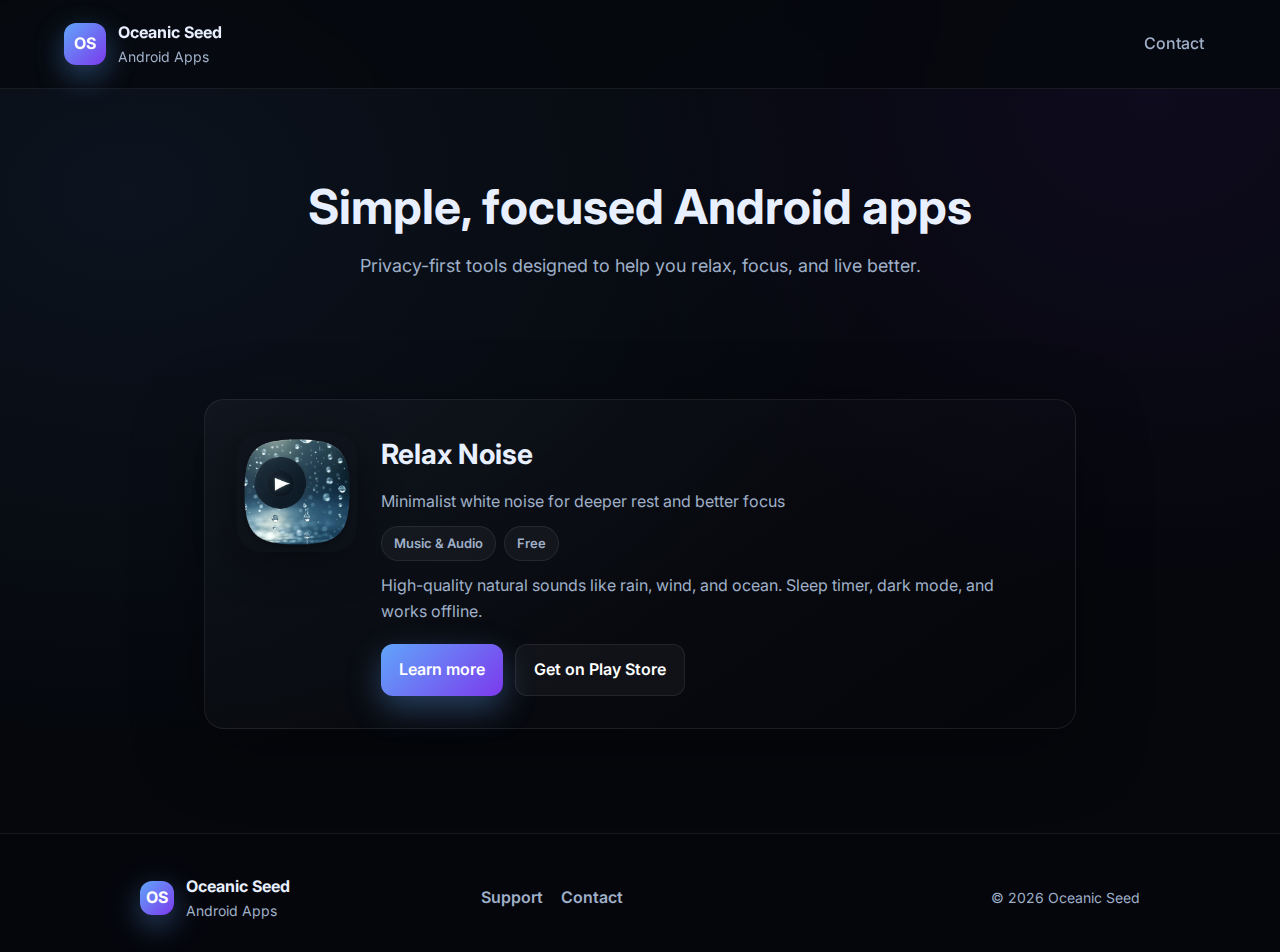
<file: index.html>
<!doctype html>
<html lang="en">
<head>
  <meta charset="UTF-8">
  <meta name="viewport" content="width=device-width, initial-scale=1.0">
  <title>Oceanic Seed | Android Apps</title>
  <link rel="preconnect" href="https://fonts.googleapis.com">
  <link rel="preconnect" href="https://fonts.gstatic.com" crossorigin>
  <link href="https://fonts.googleapis.com/css2?family=Inter:wght@400;500;600;700&display=swap" rel="stylesheet">
  <link rel="icon" type="image/png" href="assets/relax-icon.png">
  <link rel="stylesheet" href="home.css">
</head>
<body>
  <div class="page">
    <header class="nav">
      <div class="brand">
        <div class="brand-mark">OS</div>
        <div>
          <div class="brand-name">Oceanic Seed</div>
          <div class="brand-sub">Android Apps</div>
        </div>
      </div>
      <nav class="nav-links">
        <a href="mailto:oceanicandroid@gmail.com">Contact</a>
      </nav>
    </header>

    <main>
      <section class="hero">
        <h1>Simple, focused Android apps</h1>
        <p class="lede">Privacy-first tools designed to help you relax, focus, and live better.</p>
      </section>

      <section class="apps">
        <div class="app-card" onclick="window.location.href='apps/relax-noise.html'">
          <div class="app-icon-wrapper">
            <img src="assets/relax-icon.png" alt="Relax Noise" class="app-icon-large">
          </div>
          <div class="app-info">
            <h2>Relax Noise</h2>
            <p class="app-tagline">Minimalist white noise for deeper rest and better focus</p>
            <div class="app-badges">
              <span class="badge">Music & Audio</span>
              <span class="badge">Free</span>
            </div>
            <p class="app-desc">High-quality natural sounds like rain, wind, and ocean. Sleep timer, dark mode, and works offline.</p>
            <div class="app-actions">
              <a href="apps/relax-noise.html" class="btn primary">Learn more</a>
              <a href="https://play.google.com/store/apps/details?id=oceanicseed.com.noise" target="_blank" rel="noopener noreferrer" class="btn ghost" onclick="event.stopPropagation()">Get on Play Store</a>
            </div>
          </div>
        </div>

        <!-- Add more app cards here as you create new apps -->
        <!-- 
        <div class="app-card">
          <div class="app-icon-wrapper">
            <img src="assets/your-app-icon.png" alt="Your App" class="app-icon-large">
          </div>
          <div class="app-info">
            <h2>Your App Name</h2>
            <p class="app-tagline">Brief description</p>
            <div class="app-badges">
              <span class="badge">Category</span>
              <span class="badge">Free</span>
            </div>
            <p class="app-desc">Detailed description of what your app does.</p>
            <div class="app-actions">
              <a href="apps/your-app.html" class="btn primary">Learn more</a>
              <a href="PLAY_STORE_LINK" target="_blank" rel="noopener noreferrer" class="btn ghost" onclick="event.stopPropagation()">Get on Play Store</a>
            </div>
          </div>
        </div>
        -->
      </section>
    </main>

    <footer class="footer">
      <div class="footer-content">
        <div class="brand small">
          <div class="brand-mark">OS</div>
          <div>
            <div class="brand-name">Oceanic Seed</div>
            <div class="brand-sub">Android Apps</div>
          </div>
        </div>
        <div class="footer-links">
          <a href="mailto:oceanicandroid@gmail.com">Support</a>
          <a href="mailto:oceanicseed@gmail.com">Contact</a>
        </div>
        <div class="footer-meta">
          <span>© <span id="year"></span> Oceanic Seed</span>
        </div>
      </div>
    </footer>
  </div>

  <script>
    document.getElementById('year').textContent = new Date().getFullYear();
  </script>
</body>
</html>
</file>
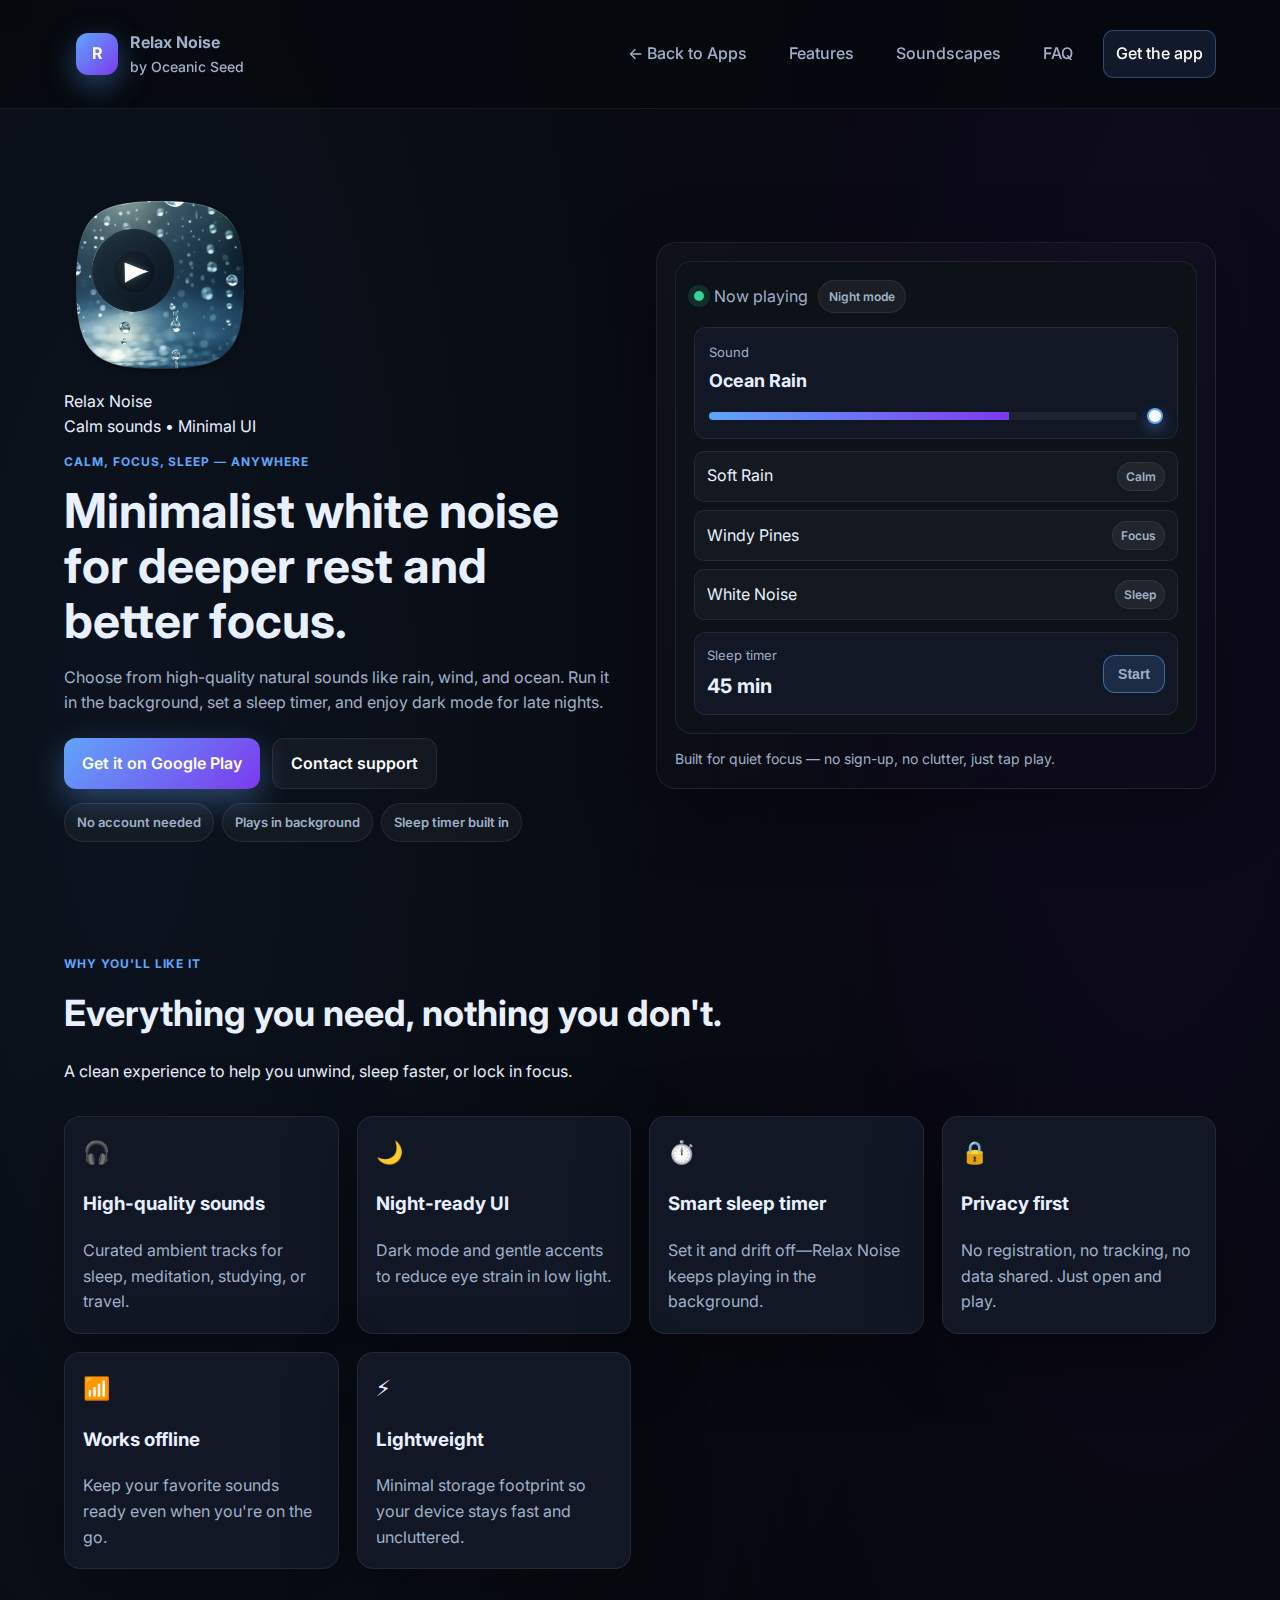
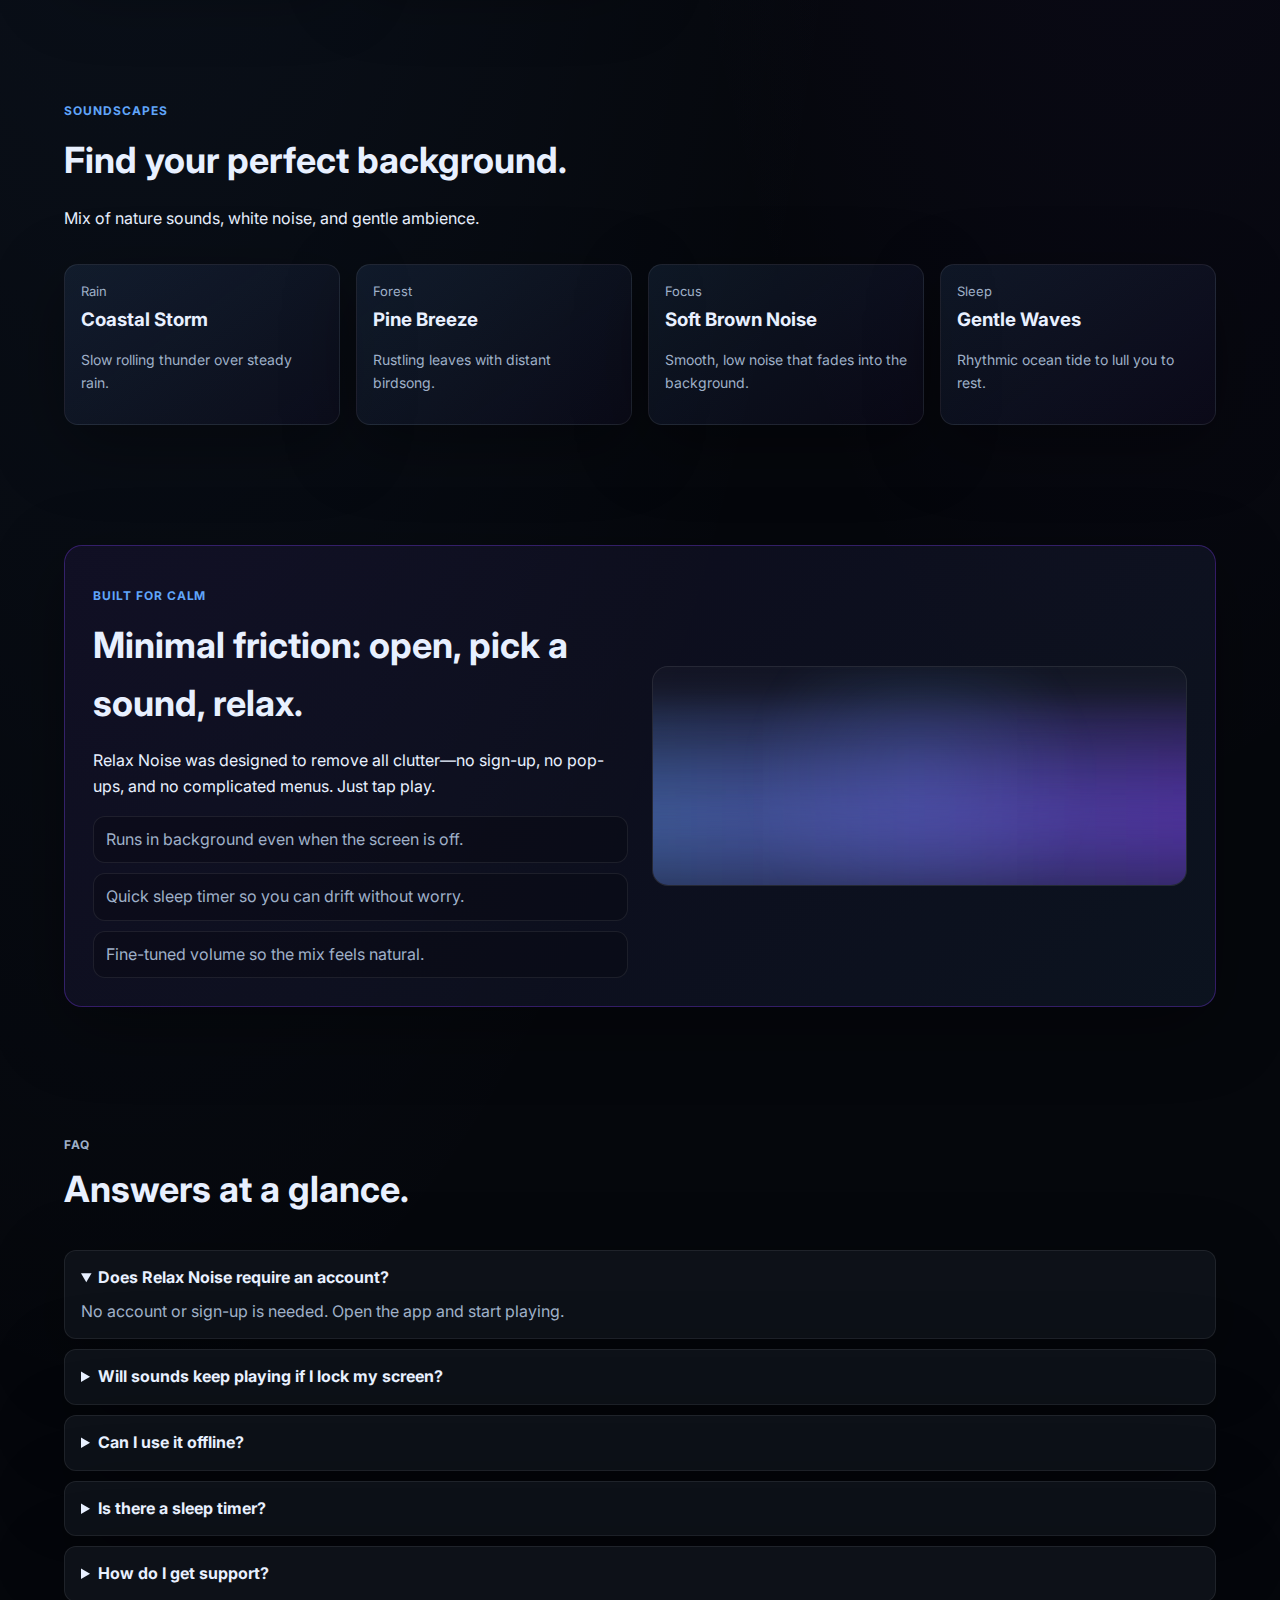
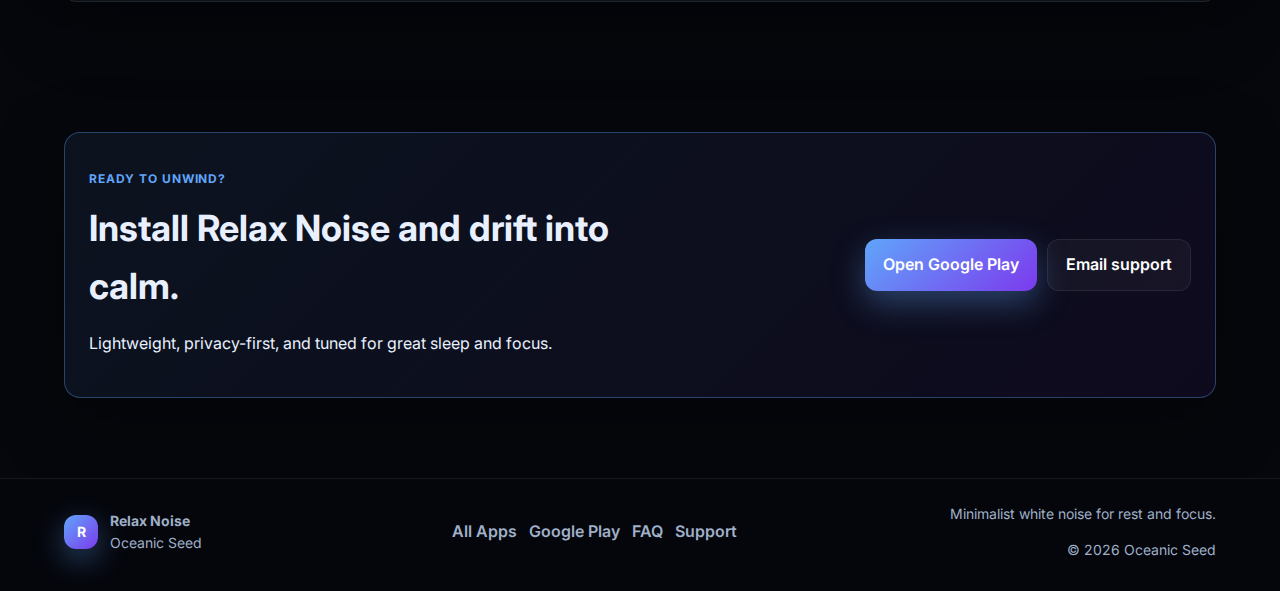
<file: apps/realx-noise.html>
<!doctype html>
<html lang="en">
<head>
  <meta charset="UTF-8">
  <meta name="viewport" content="width=device-width, initial-scale=1.0">
  <title>Relax Noise | Oceanic Seed</title>
  <link rel="preconnect" href="https://fonts.googleapis.com">
  <link rel="preconnect" href="https://fonts.gstatic.com" crossorigin>
  <link href="https://fonts.googleapis.com/css2?family=Inter:wght@400;500;600;700&display=swap" rel="stylesheet">
  <link rel="icon" type="image/png" href="../assets/relax-icon.png">
  <link rel="stylesheet" href="../styles.css">
</head>
<body>
  <div class="page">
    <header class="nav">
      <div class="brand">
        <a href="../index.html" style="display: flex; align-items: center; gap: 12px;">
          <div class="brand-mark">R</div>
          <div>
            <div class="brand-name">Relax Noise</div>
            <div class="brand-sub">by Oceanic Seed</div>
          </div>
        </a>
      </div>
      <nav class="nav-links">
        <a href="../index.html">← Back to Apps</a>
        <a href="#features">Features</a>
        <a href="#sounds">Soundscapes</a>
        <a href="#faq">FAQ</a>
        <a href="#download" class="pill">Get the app</a>
      </nav>
      <button class="mobile-menu" id="mobileMenu" aria-label="Toggle navigation">
        <span></span><span></span><span></span>
      </button>
    </header>

    <main>
      <section class="hero" id="top">
        <div class="hero-grid">
          <div class="hero-copy">
            <div class="app-chip">
              <img src="../assets/relax-icon.png" alt="Relax Noise app icon" class="app-icon">
              <div>
                <div class="chip-title">Relax Noise</div>
                <div class="chip-sub">Calm sounds • Minimal UI</div>
              </div>
            </div>
            <p class="eyebrow">Calm, focus, sleep — anywhere</p>
            <h1>Minimalist white noise for deeper rest and better focus.</h1>
            <p class="lede">
              Choose from high-quality natural sounds like rain, wind, and ocean. Run it in the background, set a sleep timer, and enjoy dark mode for late nights.
            </p>
            <div class="cta-row">
              <a class="btn primary" href="https://play.google.com/store/apps/details?id=oceanicseed.com.noise" target="_blank" rel="noopener noreferrer">Get it on Google Play</a>
              <a class="btn ghost" href="mailto:oceanicandroid@gmail.com">Contact support</a>
            </div>
            <div class="badges">
              <div class="badge">No account needed</div>
              <div class="badge">Plays in background</div>
              <div class="badge">Sleep timer built in</div>
            </div>
          </div>
          <div class="hero-card">
            <div class="device">
              <div class="status">
                <div class="dot on"></div>
                <span>Now playing</span>
                <span class="pill small">Night mode</span>
              </div>
              <div class="sound-card">
                <div>
                  <p class="label">Sound</p>
                  <p class="sound-name">Ocean Rain</p>
                </div>
                <div class="slider">
                  <div class="slider-bar">
                    <div class="slider-fill"></div>
                  </div>
                  <div class="slider-thumb"></div>
                </div>
              </div>
              <div class="sound-list">
                <div class="sound-row">
                  <span>Soft Rain</span>
                  <span class="pill tiny">Calm</span>
                </div>
                <div class="sound-row">
                  <span>Windy Pines</span>
                  <span class="pill tiny">Focus</span>
                </div>
                <div class="sound-row">
                  <span>White Noise</span>
                  <span class="pill tiny">Sleep</span>
                </div>
              </div>
              <div class="timer-card">
                <div>
                  <p class="label">Sleep timer</p>
                  <p class="time">45 min</p>
                </div>
                <button class="btn small secondary">Start</button>
              </div>
            </div>
            <div class="note">
              Built for quiet focus — no sign-up, no clutter, just tap play.
            </div>
          </div>
        </div>
      </section>

      <section class="section cards" id="features">
        <div class="section-head">
          <p class="eyebrow">Why you'll like it</p>
          <h2>Everything you need, nothing you don't.</h2>
          <p class="lede">A clean experience to help you unwind, sleep faster, or lock in focus.</p>
        </div>
        <div class="card-grid">
          <div class="card">
            <div class="icon">🎧</div>
            <h3>High-quality sounds</h3>
            <p>Curated ambient tracks for sleep, meditation, studying, or travel.</p>
          </div>
          <div class="card">
            <div class="icon">🌙</div>
            <h3>Night-ready UI</h3>
            <p>Dark mode and gentle accents to reduce eye strain in low light.</p>
          </div>
          <div class="card">
            <div class="icon">⏱️</div>
            <h3>Smart sleep timer</h3>
            <p>Set it and drift off—Relax Noise keeps playing in the background.</p>
          </div>
          <div class="card">
            <div class="icon">🔒</div>
            <h3>Privacy first</h3>
            <p>No registration, no tracking, no data shared. Just open and play.</p>
          </div>
          <div class="card">
            <div class="icon">📶</div>
            <h3>Works offline</h3>
            <p>Keep your favorite sounds ready even when you're on the go.</p>
          </div>
          <div class="card">
            <div class="icon">⚡</div>
            <h3>Lightweight</h3>
            <p>Minimal storage footprint so your device stays fast and uncluttered.</p>
          </div>
        </div>
      </section>

      <section class="section sounds" id="sounds">
        <div class="section-head">
          <p class="eyebrow">Soundscapes</p>
          <h2>Find your perfect background.</h2>
          <p class="lede">Mix of nature sounds, white noise, and gentle ambience.</p>
        </div>
        <div class="sound-grid">
          <div class="sound-tile">
            <p class="label">Rain</p>
            <h3>Coastal Storm</h3>
            <p class="small">Slow rolling thunder over steady rain.</p>
          </div>
          <div class="sound-tile">
            <p class="label">Forest</p>
            <h3>Pine Breeze</h3>
            <p class="small">Rustling leaves with distant birdsong.</p>
          </div>
          <div class="sound-tile">
            <p class="label">Focus</p>
            <h3>Soft Brown Noise</h3>
            <p class="small">Smooth, low noise that fades into the background.</p>
          </div>
          <div class="sound-tile">
            <p class="label">Sleep</p>
            <h3>Gentle Waves</h3>
            <p class="small">Rhythmic ocean tide to lull you to rest.</p>
          </div>
        </div>
      </section>

      <section class="section highlight">
        <div class="highlight-card">
          <div>
            <p class="eyebrow">Built for calm</p>
            <h2>Minimal friction: open, pick a sound, relax.</h2>
            <p class="lede">Relax Noise was designed to remove all clutter—no sign-up, no pop-ups, and no complicated menus. Just tap play.</p>
            <div class="list">
              <div class="list-item">Runs in background even when the screen is off.</div>
              <div class="list-item">Quick sleep timer so you can drift without worry.</div>
              <div class="list-item">Fine-tuned volume so the mix feels natural.</div>
            </div>
          </div>
          <div class="highlight-visual">
            <div class="pulse"></div>
            <div class="wave one"></div>
            <div class="wave two"></div>
            <div class="wave three"></div>
          </div>
        </div>
      </section>

      <section class="section faq" id="faq">
        <div class="section-head">
          <p class="eyebrow">FAQ</p>
          <h2>Answers at a glance.</h2>
        </div>
        <div class="faq-list">
          <details open>
            <summary>Does Relax Noise require an account?</summary>
            <p>No account or sign-up is needed. Open the app and start playing.</p>
          </details>
          <details>
            <summary>Will sounds keep playing if I lock my screen?</summary>
            <p>Yes. Relax Noise keeps running in the background so you can sleep or focus.</p>
          </details>
          <details>
            <summary>Can I use it offline?</summary>
            <p>Yes. Your selected sounds continue to work without a connection.</p>
          </details>
          <details>
            <summary>Is there a sleep timer?</summary>
            <p>Absolutely. Set your preferred duration and the app will fade out when time's up.</p>
          </details>
          <details>
            <summary>How do I get support?</summary>
            <p>Email <a href="mailto:oceanicandroid@gmail.com">oceanicandroid@gmail.com</a> and we'll get back to you.</p>
          </details>
        </div>
      </section>

      <section class="section cta" id="download">
        <div class="cta-card">
          <div>
            <p class="eyebrow">Ready to unwind?</p>
            <h2>Install Relax Noise and drift into calm.</h2>
            <p class="lede">Lightweight, privacy-first, and tuned for great sleep and focus.</p>
          </div>
          <div class="cta-actions">
            <a class="btn primary" href="https://play.google.com/store/apps/details?id=oceanicseed.com.noise" target="_blank" rel="noopener noreferrer">Open Google Play</a>
            <a class="btn ghost" href="mailto:oceanicandroid@gmail.com">Email support</a>
          </div>
        </div>
      </section>
    </main>

    <footer class="footer">
      <div class="brand small">
        <a href="../index.html" style="display: flex; align-items: center; gap: 12px;">
          <div class="brand-mark">R</div>
          <div>
            <div class="brand-name">Relax Noise</div>
            <div class="brand-sub">Oceanic Seed</div>
          </div>
        </a>
      </div>
      <div class="footer-links">
        <a href="../index.html">All Apps</a>
        <a href="https://play.google.com/store/apps/details?id=oceanicseed.com.noise" target="_blank" rel="noopener noreferrer">Google Play</a>
        <a href="#faq">FAQ</a>
        <a href="mailto:oceanicandroid@gmail.com">Support</a>
      </div>
      <div class="footer-meta">
        <span>Minimalist white noise for rest and focus.</span>
        <span>© <span id="year"></span> Oceanic Seed</span>
      </div>
    </footer>
  </div>

  <script>
    const mobileMenu = document.getElementById('mobileMenu');
    const nav = document.querySelector('.nav');
    mobileMenu.addEventListener('click', () => {
      nav.classList.toggle('open');
    });
    document.getElementById('year').textContent = new Date().getFullYear();
  </script>
</body>
</html>
</file>
<file: home.css>
* {
  box-sizing: border-box;
}

:root {
  --bg: #05070c;
  --panel: #0d1118;
  --card: #111725;
  --muted: #9fb0c8;
  --text: #e8f0ff;
  --accent: #60a5fa;
  --accent-2: #7c3aed;
  --border: rgba(255, 255, 255, 0.08);
  --shadow: 0 20px 70px rgba(0, 0, 0, 0.35);
}

body {
  margin: 0;
  font-family: 'Inter', system-ui, -apple-system, BlinkMacSystemFont, 'Segoe UI', sans-serif;
  background: radial-gradient(120% 120% at 10% 20%, rgba(96, 165, 250, 0.08), transparent 50%), radial-gradient(100% 120% at 90% 10%, rgba(124, 58, 237, 0.08), transparent 45%), var(--bg);
  color: var(--text);
  line-height: 1.6;
}

a {
  color: inherit;
  text-decoration: none;
}

.page {
  min-height: 100vh;
  display: flex;
  flex-direction: column;
}

.nav {
  position: sticky;
  top: 0;
  z-index: 10;
  display: flex;
  align-items: center;
  justify-content: space-between;
  padding: 20px 5vw;
  background: rgba(5, 7, 12, 0.8);
  backdrop-filter: blur(10px);
  border-bottom: 1px solid var(--border);
}

.brand {
  display: flex;
  align-items: center;
  gap: 12px;
}

.brand.small .brand-mark {
  width: 34px;
  height: 34px;
}

.brand-mark {
  width: 42px;
  height: 42px;
  border-radius: 12px;
  background: linear-gradient(135deg, var(--accent), var(--accent-2));
  display: grid;
  place-items: center;
  color: #fff;
  font-weight: 700;
  box-shadow: 0 10px 30px rgba(96, 165, 250, 0.4);
}

.brand-name {
  font-weight: 700;
}

.brand-sub {
  color: var(--muted);
  font-size: 14px;
}

.nav-links {
  display: flex;
  align-items: center;
  gap: 18px;
}

.nav a {
  padding: 10px 12px;
  border-radius: 10px;
  color: var(--muted);
  font-weight: 500;
}

.nav a:hover {
  color: #fff;
  background: rgba(255, 255, 255, 0.04);
}

.hero {
  padding: 80px 5vw 60px;
  text-align: center;
  max-width: 800px;
  margin: 0 auto;
}

.hero h1 {
  font-size: clamp(32px, 4vw, 48px);
  margin: 10px 0 12px;
  line-height: 1.15;
}

.hero .lede {
  color: var(--muted);
  font-size: 18px;
}

.apps {
  padding: 40px 5vw 80px;
  max-width: 1000px;
  margin: 0 auto;
}

.app-card {
  background: linear-gradient(145deg, rgba(255, 255, 255, 0.03), rgba(255, 255, 255, 0));
  border: 1px solid var(--border);
  border-radius: 20px;
  padding: 32px;
  margin-bottom: 24px;
  box-shadow: var(--shadow);
  cursor: pointer;
  transition: transform 200ms ease, box-shadow 200ms ease, border-color 200ms ease;
  display: grid;
  grid-template-columns: auto 1fr;
  gap: 24px;
  align-items: start;
}

.app-card:hover {
  transform: translateY(-2px);
  box-shadow: 0 24px 80px rgba(0, 0, 0, 0.45);
  border-color: rgba(96, 165, 250, 0.3);
}

.app-icon-wrapper {
  flex-shrink: 0;
}

.app-icon-large {
  width: 120px;
  height: 120px;
  border-radius: 24px;
  object-fit: cover;
  box-shadow: 0 12px 40px rgba(0, 0, 0, 0.4);
}

.app-info {
  display: flex;
  flex-direction: column;
  gap: 12px;
}

.app-info h2 {
  margin: 0;
  font-size: 28px;
}

.app-tagline {
  color: var(--muted);
  font-size: 16px;
  margin: 0;
}

.app-badges {
  display: flex;
  flex-wrap: wrap;
  gap: 8px;
}

.badge {
  padding: 6px 12px;
  border-radius: 999px;
  background: rgba(255, 255, 255, 0.04);
  border: 1px solid var(--border);
  color: var(--muted);
  font-weight: 600;
  font-size: 13px;
}

.app-desc {
  color: var(--muted);
  margin: 0;
  line-height: 1.6;
}

.app-actions {
  display: flex;
  gap: 12px;
  flex-wrap: wrap;
  margin-top: 8px;
}

.btn {
  display: inline-flex;
  align-items: center;
  justify-content: center;
  gap: 8px;
  padding: 12px 18px;
  border-radius: 12px;
  border: 1px solid var(--border);
  font-weight: 600;
  color: #fff;
  cursor: pointer;
  transition: transform 120ms ease, box-shadow 120ms ease, background 120ms ease;
}

.btn.primary {
  background: linear-gradient(135deg, var(--accent), var(--accent-2));
  border: none;
  box-shadow: 0 12px 32px rgba(96, 165, 250, 0.35);
}

.btn.ghost {
  background: rgba(255, 255, 255, 0.04);
}

.btn:hover {
  transform: translateY(-1px);
  box-shadow: 0 12px 30px rgba(0, 0, 0, 0.35);
}

.footer {
  margin-top: auto;
  padding: 40px 5vw 30px;
  border-top: 1px solid var(--border);
  background: rgba(5, 7, 12, 0.9);
}

.footer-content {
  max-width: 1000px;
  margin: 0 auto;
  display: grid;
  grid-template-columns: repeat(auto-fit, minmax(220px, 1fr));
  gap: 24px;
  align-items: center;
}

.footer-links {
  display: flex;
  gap: 18px;
  flex-wrap: wrap;
}

.footer-links a {
  color: var(--muted);
  font-weight: 600;
}

.footer-links a:hover {
  color: #fff;
}

.footer-meta {
  color: var(--muted);
  font-size: 14px;
  text-align: right;
}

@media (max-width: 900px) {
  .app-card {
    grid-template-columns: 1fr;
    text-align: center;
  }

  .app-icon-wrapper {
    display: flex;
    justify-content: center;
  }

  .app-actions {
    justify-content: center;
  }

  .footer-content {
    text-align: center;
  }

  .footer-meta {
    text-align: center;
  }
}

@media (max-width: 640px) {
  .nav {
    padding: 16px 4vw;
  }

  .hero,
  .apps {
    padding-left: 4vw;
    padding-right: 4vw;
  }

  .app-card {
    padding: 24px;
  }

  .app-icon-large {
    width: 100px;
    height: 100px;
  }
}
</file>
<file: styles.css>
* {
  box-sizing: border-box;
}

:root {
  --bg: #05070c;
  --panel: #0d1118;
  --card: #111725;
  --muted: #9fb0c8;
  --text: #e8f0ff;
  --accent: #60a5fa;
  --accent-2: #7c3aed;
  --border: rgba(255, 255, 255, 0.08);
  --shadow: 0 20px 70px rgba(0, 0, 0, 0.35);
}

body {
  margin: 0;
  font-family: 'Inter', system-ui, -apple-system, BlinkMacSystemFont, 'Segoe UI', sans-serif;
  background: radial-gradient(120% 120% at 10% 20%, rgba(96, 165, 250, 0.08), transparent 50%), radial-gradient(100% 120% at 90% 10%, rgba(124, 58, 237, 0.08), transparent 45%), var(--bg);
  color: var(--text);
  line-height: 1.6;
}

a {
  color: inherit;
  text-decoration: none;
}

.page {
  min-height: 100vh;
  display: flex;
  flex-direction: column;
}

.nav {
  position: sticky;
  top: 0;
  z-index: 10;
  display: flex;
  align-items: center;
  justify-content: space-between;
  padding: 20px 5vw;
  background: rgba(5, 7, 12, 0.8);
  backdrop-filter: blur(10px);
  border-bottom: 1px solid var(--border);
}

.brand {
  display: flex;
  align-items: center;
  gap: 12px;
}

.brand.small .brand-mark {
  width: 34px;
  height: 34px;
}

.brand-mark {
  width: 42px;
  height: 42px;
  border-radius: 12px;
  background: linear-gradient(135deg, var(--accent), var(--accent-2));
  display: grid;
  place-items: center;
  color: #fff;
  font-weight: 700;
  box-shadow: 0 10px 30px rgba(96, 165, 250, 0.4);
}

.brand-name {
  font-weight: 700;
}

.brand-sub {
  color: var(--muted);
  font-size: 14px;
}

.nav-links {
  display: flex;
  align-items: center;
  gap: 18px;
}

.nav a {
  padding: 10px 12px;
  border-radius: 10px;
  color: var(--muted);
  font-weight: 500;
}

.nav a:hover {
  color: #fff;
  background: rgba(255, 255, 255, 0.04);
}

.nav .pill {
  background: rgba(96, 165, 250, 0.12);
  color: #fff;
  border: 1px solid rgba(96, 165, 250, 0.35);
}

.mobile-menu {
  display: none;
  flex-direction: column;
  gap: 6px;
  background: none;
  border: none;
  padding: 8px;
}

.mobile-menu span {
  width: 28px;
  height: 2px;
  background: #fff;
  border-radius: 999px;
}

.hero {
  padding: 80px 5vw 40px;
}

.hero-grid {
  display: grid;
  grid-template-columns: repeat(auto-fit, minmax(300px, 1fr));
  gap: 32px;
  align-items: center;
}

.hero-copy h1 {
  font-size: clamp(32px, 4vw, 48px);
  margin: 10px 0 12px;
  line-height: 1.15;
}

.hero-copy .lede {
  color: var(--muted);
  max-width: 620px;
}

.eyebrow {
  letter-spacing: 0.08em;
  text-transform: uppercase;
  font-size: 12px;
  color: var(--accent);
  font-weight: 700;
}

.lede {
  font-size: 16px;
}

.cta-row {
  display: flex;
  flex-wrap: wrap;
  gap: 12px;
  margin: 22px 0 10px;
}

.btn {
  display: inline-flex;
  align-items: center;
  justify-content: center;
  gap: 8px;
  padding: 12px 18px;
  border-radius: 12px;
  border: 1px solid var(--border);
  font-weight: 600;
  color: #fff;
  cursor: pointer;
  transition: transform 120ms ease, box-shadow 120ms ease, background 120ms ease;
}

.btn.primary {
  background: linear-gradient(135deg, var(--accent), var(--accent-2));
  border: none;
  box-shadow: 0 12px 32px rgba(96, 165, 250, 0.35);
}

.btn.ghost {
  background: rgba(255, 255, 255, 0.04);
}

.btn.secondary {
  background: rgba(96, 165, 250, 0.15);
  border: 1px solid rgba(96, 165, 250, 0.5);
}

.btn.small {
  padding: 10px 14px;
  font-size: 14px;
}

.btn:hover {
  transform: translateY(-1px);
  box-shadow: 0 12px 30px rgba(0, 0, 0, 0.35);
}

.badges {
  display: flex;
  flex-wrap: wrap;
  gap: 8px;
  margin-top: 14px;
}

.badge {
  padding: 8px 12px;
  border-radius: 999px;
  background: rgba(255, 255, 255, 0.04);
  border: 1px solid var(--border);
  color: var(--muted);
  font-weight: 600;
  font-size: 13px;
}

.hero-card {
  background: linear-gradient(145deg, rgba(255, 255, 255, 0.03), rgba(255, 255, 255, 0));
  border: 1px solid var(--border);
  border-radius: 20px;
  padding: 18px;
  box-shadow: var(--shadow);
}

.device {
  background: var(--panel);
  border-radius: 16px;
  padding: 18px;
  border: 1px solid var(--border);
}

.status {
  display: flex;
  align-items: center;
  gap: 10px;
  margin-bottom: 14px;
  color: var(--muted);
}

.dot {
  width: 10px;
  height: 10px;
  border-radius: 50%;
  background: var(--muted);
}

.dot.on {
  background: #34d399;
  box-shadow: 0 0 0 6px rgba(52, 211, 153, 0.15);
}

.pill {
  padding: 8px 12px;
  border-radius: 999px;
  background: rgba(255, 255, 255, 0.06);
  border: 1px solid var(--border);
  color: var(--muted);
  font-weight: 600;
}

.pill.small {
  padding: 6px 10px;
  font-size: 12px;
}

.pill.tiny {
  padding: 4px 8px;
  font-size: 12px;
}

.label {
  color: var(--muted);
  font-size: 13px;
  margin: 0 0 4px;
}

.sound-card {
  background: var(--card);
  border-radius: 12px;
  padding: 14px;
  border: 1px solid var(--border);
  margin-bottom: 12px;
}

.sound-name {
  margin: 0;
  font-size: 18px;
  font-weight: 700;
}

.slider {
  margin-top: 12px;
  display: flex;
  align-items: center;
  gap: 10px;
}

.slider-bar {
  flex: 1;
  height: 8px;
  background: rgba(255, 255, 255, 0.06);
  border-radius: 999px;
  overflow: hidden;
}

.slider-fill {
  width: 70%;
  height: 100%;
  background: linear-gradient(90deg, var(--accent), var(--accent-2));
}

.slider-thumb {
  width: 16px;
  height: 16px;
  border-radius: 50%;
  background: #fff;
  border: 2px solid var(--accent);
  box-shadow: 0 6px 14px rgba(96, 165, 250, 0.4);
}

.sound-list {
  display: grid;
  gap: 8px;
}

.sound-row {
  display: flex;
  align-items: center;
  justify-content: space-between;
  background: rgba(255, 255, 255, 0.03);
  border: 1px solid var(--border);
  border-radius: 10px;
  padding: 10px 12px;
}

.timer-card {
  display: flex;
  align-items: center;
  justify-content: space-between;
  background: var(--card);
  border-radius: 12px;
  padding: 12px;
  border: 1px solid var(--border);
  margin-top: 12px;
}

.time {
  margin: 0;
  font-size: 20px;
  font-weight: 700;
}

.note {
  margin-top: 14px;
  color: var(--muted);
  font-size: 14px;
}

.section {
  padding: 60px 5vw;
}

.section-head {
  max-width: 720px;
  margin-bottom: 32px;
}

.section h2 {
  margin: 6px 0 10px;
  font-size: clamp(26px, 3vw, 36px);
}

.cards .card-grid {
  display: grid;
  grid-template-columns: repeat(auto-fit, minmax(240px, 1fr));
  gap: 18px;
}

.card {
  background: var(--card);
  border: 1px solid var(--border);
  border-radius: 16px;
  padding: 18px;
  box-shadow: var(--shadow);
}

.card .icon {
  font-size: 22px;
  margin-bottom: 10px;
}

.card p {
  color: var(--muted);
  margin: 6px 0 0;
}

.sounds .sound-grid {
  display: grid;
  grid-template-columns: repeat(auto-fit, minmax(220px, 1fr));
  gap: 16px;
}

.sound-tile {
  padding: 16px;
  border-radius: 14px;
  border: 1px solid var(--border);
  background: linear-gradient(145deg, rgba(96, 165, 250, 0.1), rgba(124, 58, 237, 0.04));
  box-shadow: var(--shadow);
}

.sound-tile h3 {
  margin: 4px 0;
}

.small {
  color: var(--muted);
  font-size: 14px;
}

.highlight-card {
  display: grid;
  grid-template-columns: repeat(auto-fit, minmax(280px, 1fr));
  gap: 24px;
  align-items: center;
  padding: 28px;
  border-radius: 18px;
  background: linear-gradient(135deg, rgba(124, 58, 237, 0.08), rgba(96, 165, 250, 0.08));
  border: 1px solid rgba(124, 58, 237, 0.35);
  box-shadow: var(--shadow);
}

.list {
  display: grid;
  gap: 10px;
  margin-top: 12px;
  color: var(--muted);
}

.list-item {
  background: rgba(0, 0, 0, 0.2);
  padding: 10px 12px;
  border-radius: 12px;
  border: 1px solid var(--border);
}

.highlight-visual {
  position: relative;
  min-height: 220px;
  background: rgba(255, 255, 255, 0.03);
  border-radius: 16px;
  border: 1px solid var(--border);
  overflow: hidden;
}

.pulse {
  position: absolute;
  inset: 0;
  background: radial-gradient(circle, rgba(96, 165, 250, 0.15), transparent 60%);
  filter: blur(10px);
}

.wave {
  position: absolute;
  width: 140%;
  height: 120px;
  left: -20%;
  background: linear-gradient(90deg, rgba(96, 165, 250, 0.5), rgba(124, 58, 237, 0.6));
  opacity: 0.5;
  border-radius: 999px;
  filter: blur(18px);
}

.wave.one { top: 40px; animation: float 6s ease-in-out infinite; }
.wave.two { top: 90px; animation: float 7s ease-in-out infinite reverse; }
.wave.three { top: 140px; animation: float 8s ease-in-out infinite; }

@keyframes float {
  0% { transform: translateX(-10px); }
  50% { transform: translateX(10px); }
  100% { transform: translateX(-10px); }
}

.faq details {
  background: var(--panel);
  border: 1px solid var(--border);
  border-radius: 12px;
  padding: 14px 16px;
  margin-bottom: 10px;
  box-shadow: var(--shadow);
}

.faq summary {
  cursor: pointer;
  font-weight: 700;
}

.faq p {
  margin: 8px 0 0;
  color: var(--muted);
}

.cta {
  padding-bottom: 80px;
}

.cta-card {
  display: grid;
  grid-template-columns: repeat(auto-fit, minmax(260px, 1fr));
  align-items: center;
  gap: 18px;
  padding: 24px;
  border-radius: 16px;
  background: linear-gradient(135deg, rgba(96, 165, 250, 0.08), rgba(124, 58, 237, 0.08));
  border: 1px solid rgba(96, 165, 250, 0.35);
  box-shadow: var(--shadow);
}

.cta-actions {
  display: flex;
  gap: 10px;
  flex-wrap: wrap;
  justify-content: flex-end;
}

.footer {
  margin-top: auto;
  padding: 24px 5vw 30px;
  border-top: 1px solid var(--border);
  background: rgba(5, 7, 12, 0.9);
  display: grid;
  grid-template-columns: repeat(auto-fit, minmax(220px, 1fr));
  gap: 12px;
  align-items: center;
}

.footer-links {
  display: flex;
  gap: 12px;
  flex-wrap: wrap;
}

.footer-links a {
  color: var(--muted);
  font-weight: 600;
}

.footer-meta {
  color: var(--muted);
  display: flex;
  gap: 14px;
  flex-wrap: wrap;
  justify-content: flex-end;
  font-size: 14px;
}

@media (max-width: 900px) {
  .nav-links {
    position: absolute;
    inset: 70px 5vw auto 5vw;
    background: rgba(5, 7, 12, 0.95);
    border: 1px solid var(--border);
    border-radius: 14px;
    padding: 14px;
    display: none;
    flex-direction: column;
    gap: 8px;
  }

  .nav.open .nav-links {
    display: flex;
  }

  .mobile-menu {
    display: inline-flex;
  }

  .hero {
    padding-top: 40px;
  }
}

@media (max-width: 640px) {
  .nav {
    padding: 16px 4vw;
  }

  .hero,
  .section {
    padding: 50px 4vw;
  }

  .cta-actions {
    justify-content: flex-start;
  }
}
</file>
